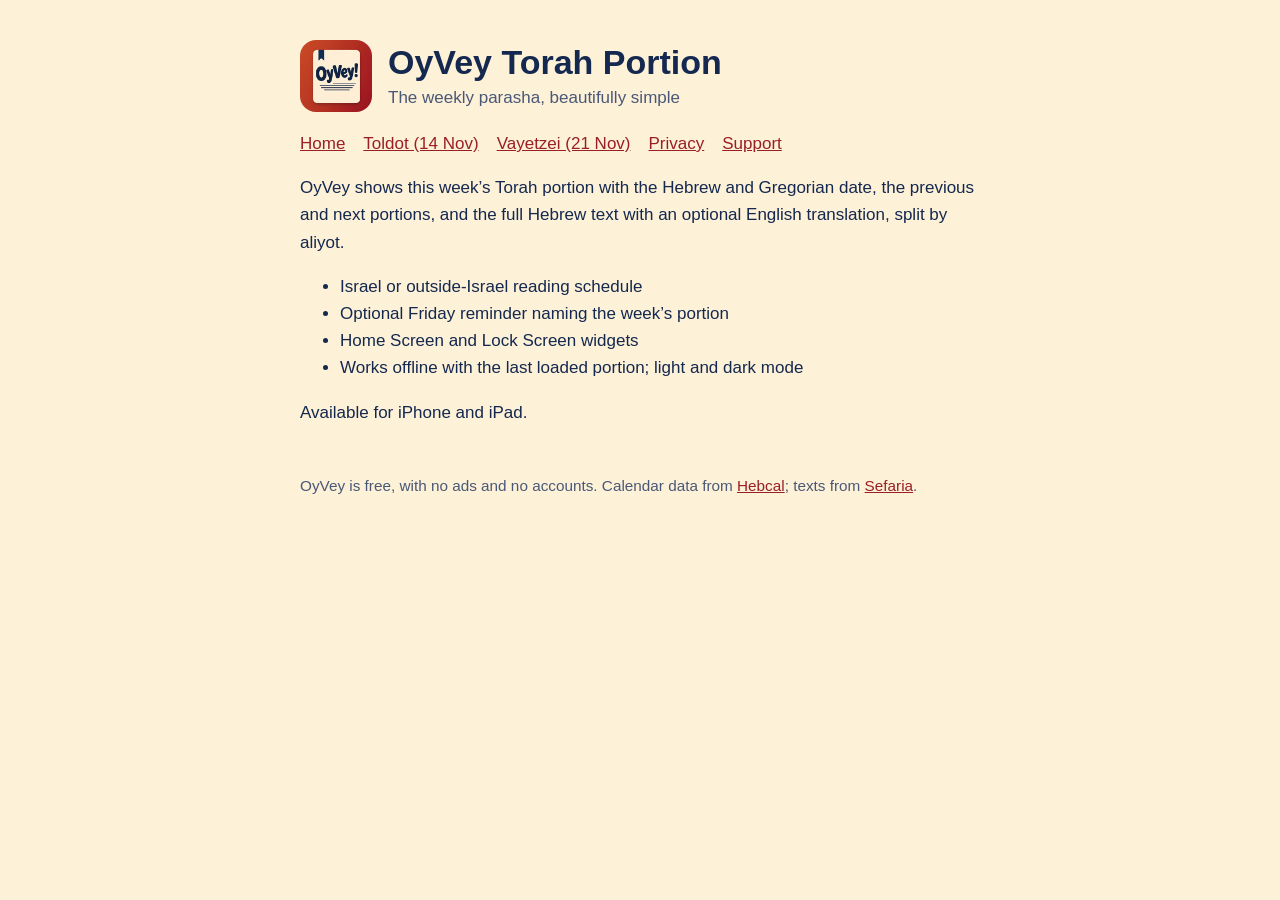
<file: index.html>
<!doctype html><html lang="en-GB"><head><meta charset="utf-8"><meta name="viewport" content="width=device-width,initial-scale=1"><meta name="description" content="OyVey shows this week's Torah portion with the Hebrew date, full Hebrew text and optional English translation, widgets and a Friday reminder. Free, with no ads and no accounts."><title>OyVey Torah Portion</title><link rel="stylesheet" href="style.css"></head><body><main><header><img src="icon.png" alt=""><div><h1 style="margin:0">OyVey Torah Portion</h1><div style="color:var(--muted)">The weekly parasha, beautifully simple</div></div></header><nav><a href="./">Home</a><a href="weekly/toldot-2026-11-14/">Toldot (14 Nov)</a><a href="weekly/vayetzei-2026-11-21/">Vayetzei (21 Nov)</a><a href="privacy.html">Privacy</a><a href="support.html">Support</a></nav>
<p>OyVey shows this week’s Torah portion with the Hebrew and Gregorian date, the previous and next portions, and the full Hebrew text with an optional English translation, split by aliyot.</p>
<ul>
<li>Israel or outside-Israel reading schedule</li>
<li>Optional Friday reminder naming the week’s portion</li>
<li>Home Screen and Lock Screen widgets</li>
<li>Works offline with the last loaded portion; light and dark mode</li>
</ul>
<p>Available for iPhone and iPad.</p>
<footer>OyVey is free, with no ads and no accounts. Calendar data from <a href="https://www.hebcal.com">Hebcal</a>; texts from <a href="https://www.sefaria.org">Sefaria</a>.</footer></main></body></html>
</file>
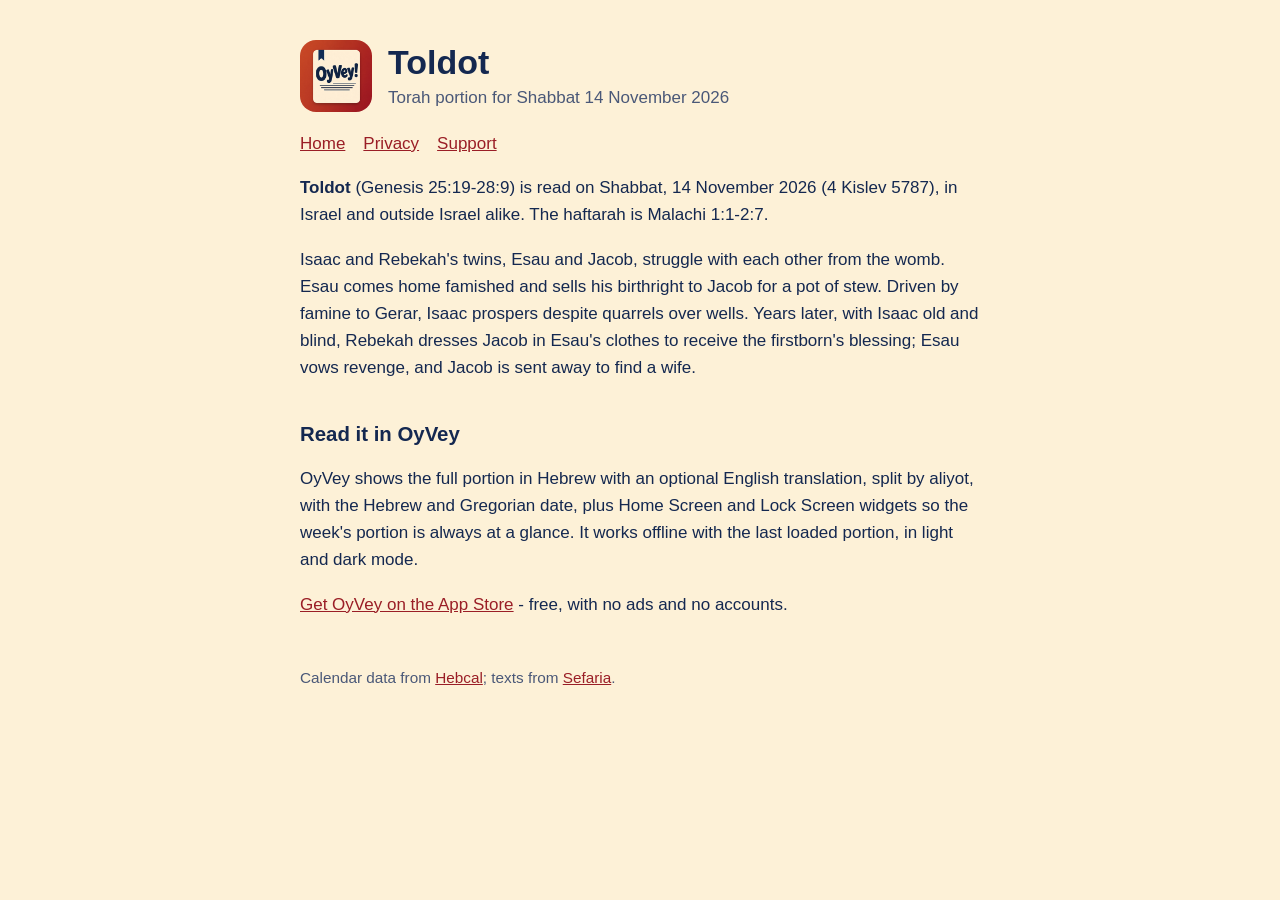
<file: weekly/toldot-2026-11-14/index.html>
<!doctype html><html lang="en-GB"><head><meta charset="utf-8"><meta name="viewport" content="width=device-width,initial-scale=1"><meta name="description" content="The Torah portion for Shabbat 14 November 2026 is Toldot (Genesis 25:19-28:9). Read it in Hebrew and English with OyVey."><title>Toldot - Torah portion for 14 November 2026 - OyVey</title><link rel="stylesheet" href="../../style.css"></head><body><main><header><img src="../../icon.png" alt=""><div><h1 style="margin:0">Toldot</h1><div style="color:var(--muted)">Torah portion for Shabbat 14 November 2026</div></div></header><nav><a href="../../">Home</a><a href="../../privacy.html">Privacy</a><a href="../../support.html">Support</a></nav>
<p><strong>Toldot</strong> (Genesis 25:19-28:9) is read on Shabbat, 14 November 2026 (4 Kislev 5787), in Israel and outside Israel alike. The haftarah is Malachi 1:1-2:7.</p>
<p>Isaac and Rebekah's twins, Esau and Jacob, struggle with each other from the womb. Esau comes home famished and sells his birthright to Jacob for a pot of stew. Driven by famine to Gerar, Isaac prospers despite quarrels over wells. Years later, with Isaac old and blind, Rebekah dresses Jacob in Esau's clothes to receive the firstborn's blessing; Esau vows revenge, and Jacob is sent away to find a wife.</p>
<h2>Read it in OyVey</h2>
<p>OyVey shows the full portion in Hebrew with an optional English translation, split by aliyot, with the Hebrew and Gregorian date, plus Home Screen and Lock Screen widgets so the week's portion is always at a glance. It works offline with the last loaded portion, in light and dark mode.</p>
<p><a href="https://apps.apple.com/us/app/oyvey-torah-portion/id6826780800">Get OyVey on the App Store</a> - free, with no ads and no accounts.</p>
<footer>Calendar data from <a href="https://www.hebcal.com">Hebcal</a>; texts from <a href="https://www.sefaria.org">Sefaria</a>.</footer></main></body></html>
</file>
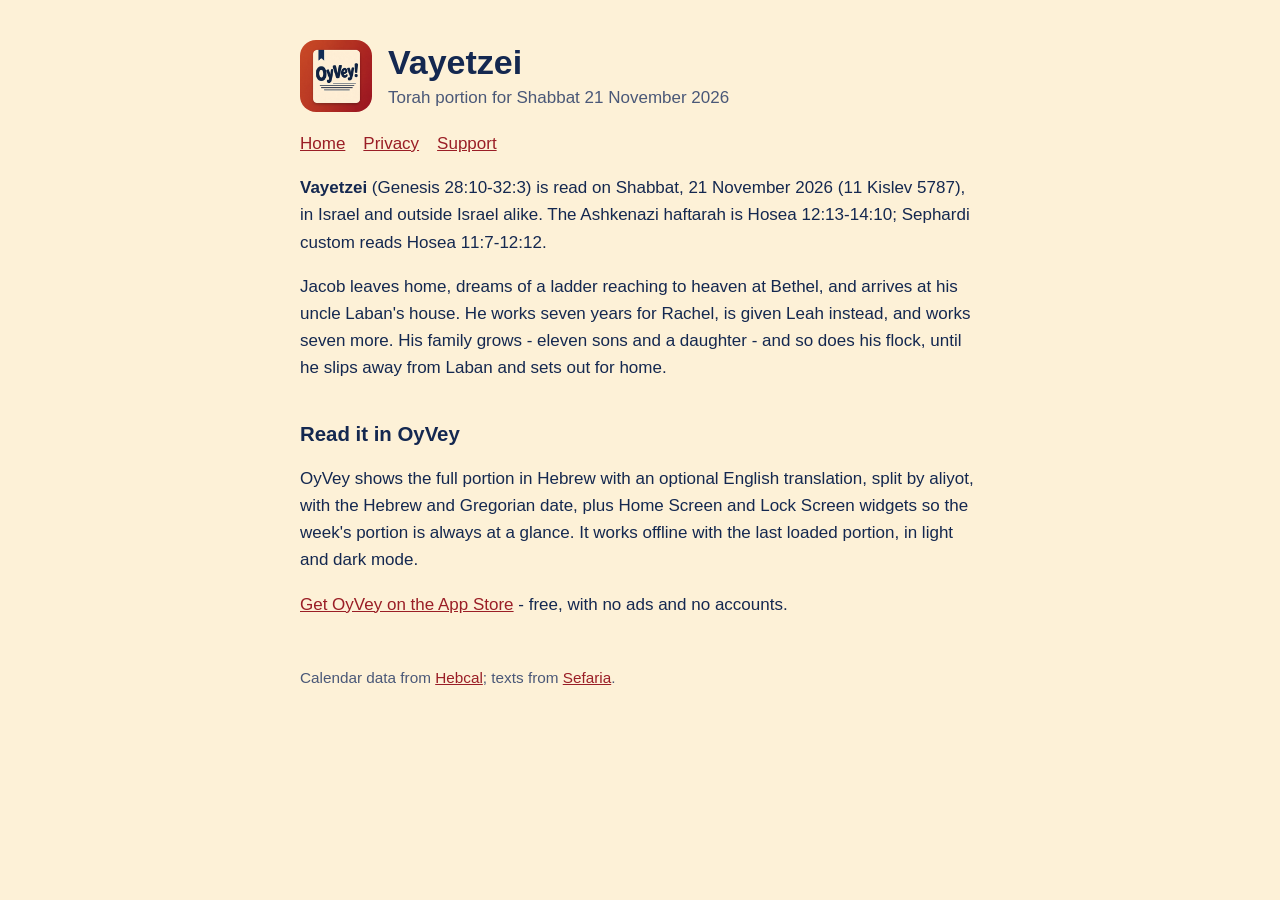
<file: weekly/vayetzei-2026-11-21/index.html>
<!doctype html><html lang="en-GB"><head><meta charset="utf-8"><meta name="viewport" content="width=device-width,initial-scale=1"><meta name="description" content="The Torah portion for Shabbat 21 November 2026 is Vayetzei (Genesis 28:10-32:3). Read it in Hebrew and English with OyVey."><title>Vayetzei - Torah portion for 21 November 2026 - OyVey</title><link rel="stylesheet" href="../../style.css"></head><body><main><header><img src="../../icon.png" alt=""><div><h1 style="margin:0">Vayetzei</h1><div style="color:var(--muted)">Torah portion for Shabbat 21 November 2026</div></div></header><nav><a href="../../">Home</a><a href="../../privacy.html">Privacy</a><a href="../../support.html">Support</a></nav>
<p><strong>Vayetzei</strong> (Genesis 28:10-32:3) is read on Shabbat, 21 November 2026 (11 Kislev 5787), in Israel and outside Israel alike. The Ashkenazi haftarah is Hosea 12:13-14:10; Sephardi custom reads Hosea 11:7-12:12.</p>
<p>Jacob leaves home, dreams of a ladder reaching to heaven at Bethel, and arrives at his uncle Laban's house. He works seven years for Rachel, is given Leah instead, and works seven more. His family grows - eleven sons and a daughter - and so does his flock, until he slips away from Laban and sets out for home.</p>
<h2>Read it in OyVey</h2>
<p>OyVey shows the full portion in Hebrew with an optional English translation, split by aliyot, with the Hebrew and Gregorian date, plus Home Screen and Lock Screen widgets so the week's portion is always at a glance. It works offline with the last loaded portion, in light and dark mode.</p>
<p><a href="https://apps.apple.com/us/app/oyvey-torah-portion/id6826780800">Get OyVey on the App Store</a> - free, with no ads and no accounts.</p>
<footer>Calendar data from <a href="https://www.hebcal.com">Hebcal</a>; texts from <a href="https://www.sefaria.org">Sefaria</a>.</footer></main></body></html>
</file>
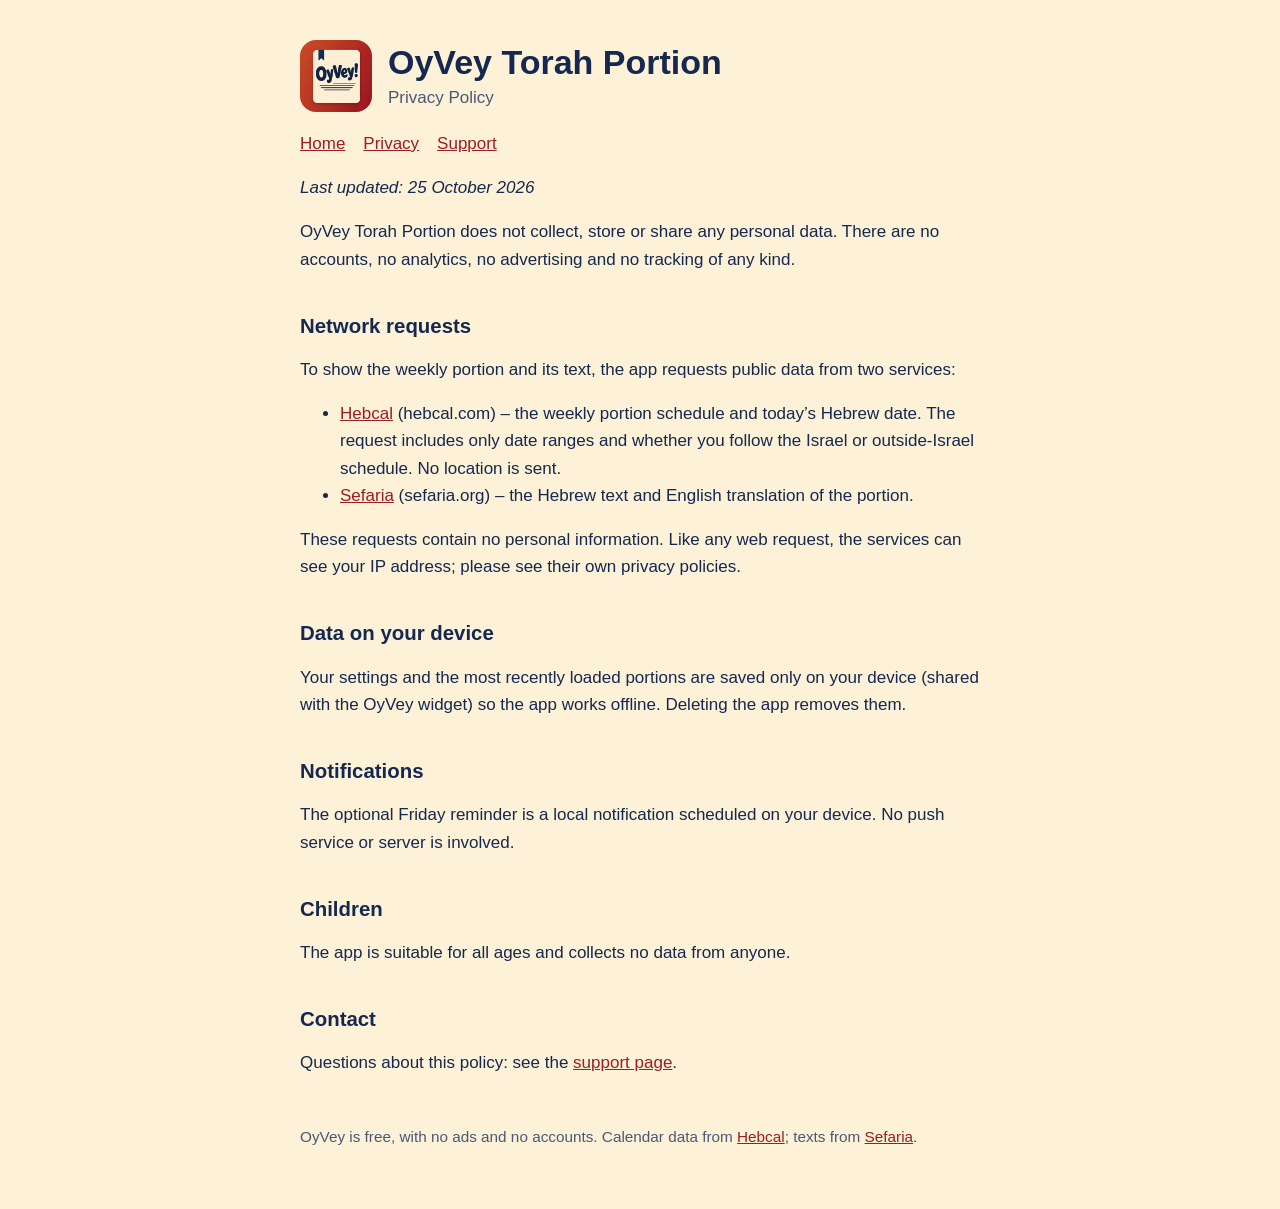
<file: privacy.html>
<!doctype html><html lang="en-GB"><head><meta charset="utf-8"><meta name="viewport" content="width=device-width,initial-scale=1"><title>OyVey – Privacy Policy</title><link rel="stylesheet" href="style.css"></head><body><main><header><img src="icon.png" alt=""><div><h1 style="margin:0">OyVey Torah Portion</h1><div style="color:var(--muted)">Privacy Policy</div></div></header><nav><a href="./">Home</a><a href="privacy.html">Privacy</a><a href="support.html">Support</a></nav>
<p><em>Last updated: 25 October 2026</em></p>
<p>OyVey Torah Portion does not collect, store or share any personal data. There are no accounts, no analytics, no advertising and no tracking of any kind.</p>
<h2>Network requests</h2>
<p>To show the weekly portion and its text, the app requests public data from two services:</p>
<ul>
<li><a href="https://www.hebcal.com">Hebcal</a> (hebcal.com) – the weekly portion schedule and today’s Hebrew date. The request includes only date ranges and whether you follow the Israel or outside-Israel schedule. No location is sent.</li>
<li><a href="https://www.sefaria.org">Sefaria</a> (sefaria.org) – the Hebrew text and English translation of the portion.</li>
</ul>
<p>These requests contain no personal information. Like any web request, the services can see your IP address; please see their own privacy policies.</p>
<h2>Data on your device</h2>
<p>Your settings and the most recently loaded portions are saved only on your device (shared with the OyVey widget) so the app works offline. Deleting the app removes them.</p>
<h2>Notifications</h2>
<p>The optional Friday reminder is a local notification scheduled on your device. No push service or server is involved.</p>
<h2>Children</h2>
<p>The app is suitable for all ages and collects no data from anyone.</p>
<h2>Contact</h2>
<p>Questions about this policy: see the <a href="support.html">support page</a>.</p>
<footer>OyVey is free, with no ads and no accounts. Calendar data from <a href="https://www.hebcal.com">Hebcal</a>; texts from <a href="https://www.sefaria.org">Sefaria</a>.</footer></main></body></html>
</file>
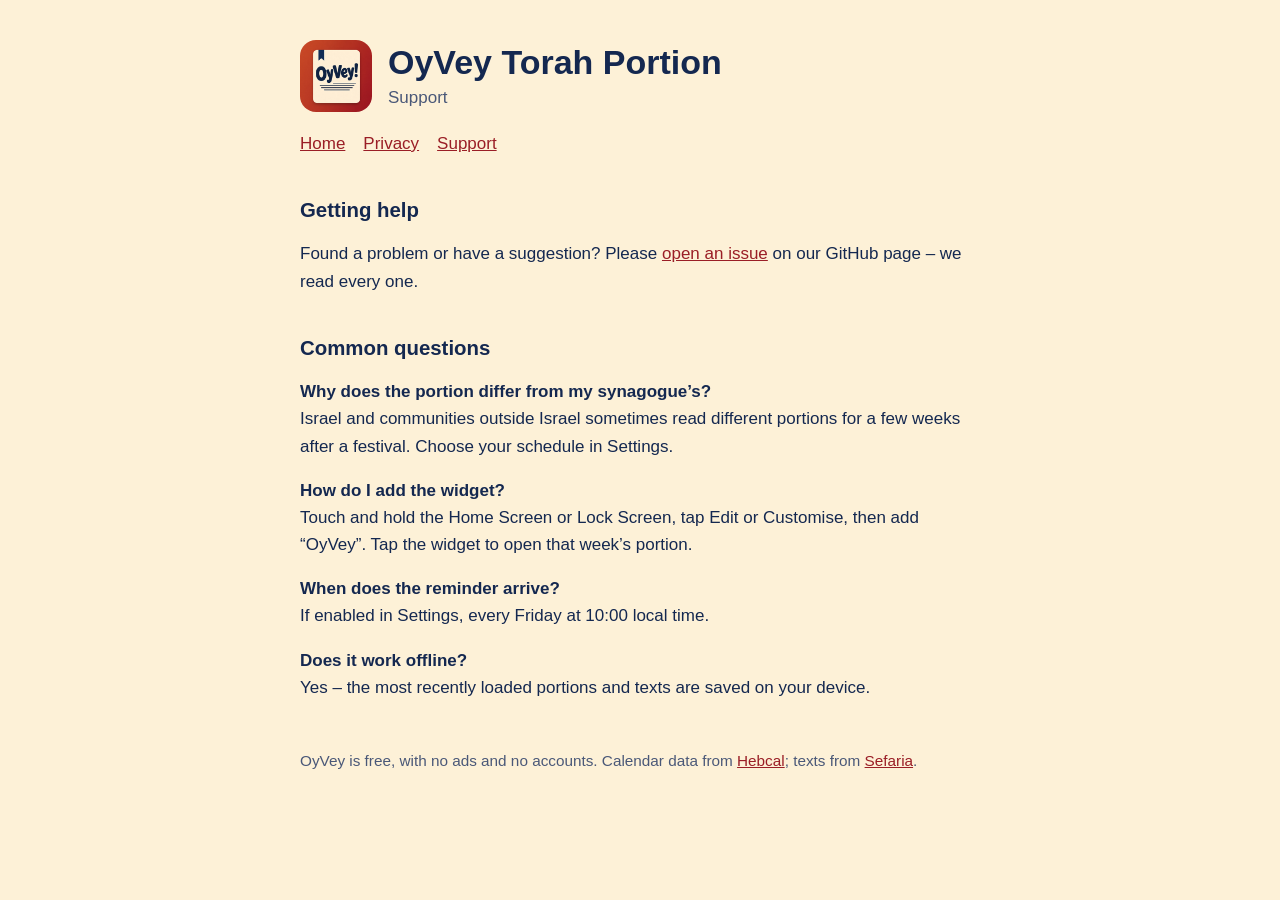
<file: support.html>
<!doctype html><html lang="en-GB"><head><meta charset="utf-8"><meta name="viewport" content="width=device-width,initial-scale=1"><title>OyVey – Support</title><link rel="stylesheet" href="style.css"></head><body><main><header><img src="icon.png" alt=""><div><h1 style="margin:0">OyVey Torah Portion</h1><div style="color:var(--muted)">Support</div></div></header><nav><a href="./">Home</a><a href="privacy.html">Privacy</a><a href="support.html">Support</a></nav>
<h2>Getting help</h2>
<p>Found a problem or have a suggestion? Please <a href="https://github.com/mankurtMankurt/oyvey-site/issues/new">open an issue</a> on our GitHub page – we read every one.</p>
<h2>Common questions</h2>
<p><strong>Why does the portion differ from my synagogue’s?</strong><br>Israel and communities outside Israel sometimes read different portions for a few weeks after a festival. Choose your schedule in Settings.</p>
<p><strong>How do I add the widget?</strong><br>Touch and hold the Home Screen or Lock Screen, tap Edit or Customise, then add “OyVey”. Tap the widget to open that week’s portion.</p>
<p><strong>When does the reminder arrive?</strong><br>If enabled in Settings, every Friday at 10:00 local time.</p>
<p><strong>Does it work offline?</strong><br>Yes – the most recently loaded portions and texts are saved on your device.</p>
<footer>OyVey is free, with no ads and no accounts. Calendar data from <a href="https://www.hebcal.com">Hebcal</a>; texts from <a href="https://www.sefaria.org">Sefaria</a>.</footer></main></body></html>
</file>
<file: style.css>
:root{--bg:#fdf1d7;--ink:#142850;--accent:#9a1e26;--muted:#4a5878}
@media (prefers-color-scheme:dark){:root{--bg:#0c1a36;--ink:#fdf1d7;--accent:#ef8666;--muted:#b9c2d6}}
body{margin:0;background:var(--bg);color:var(--ink);font:17px/1.6 -apple-system,BlinkMacSystemFont,"Segoe UI",Roboto,sans-serif}
main{max-width:680px;margin:0 auto;padding:40px 22px 60px}
a{color:var(--accent)} h1,h2{line-height:1.25} h2{margin-top:2em;font-size:1.2em}
header{display:flex;align-items:center;gap:16px} header img{width:72px;height:72px;border-radius:16px}
nav{margin:18px 0 8px;display:flex;gap:18px} footer{margin-top:48px;color:var(--muted);font-size:.9em}
</file>
